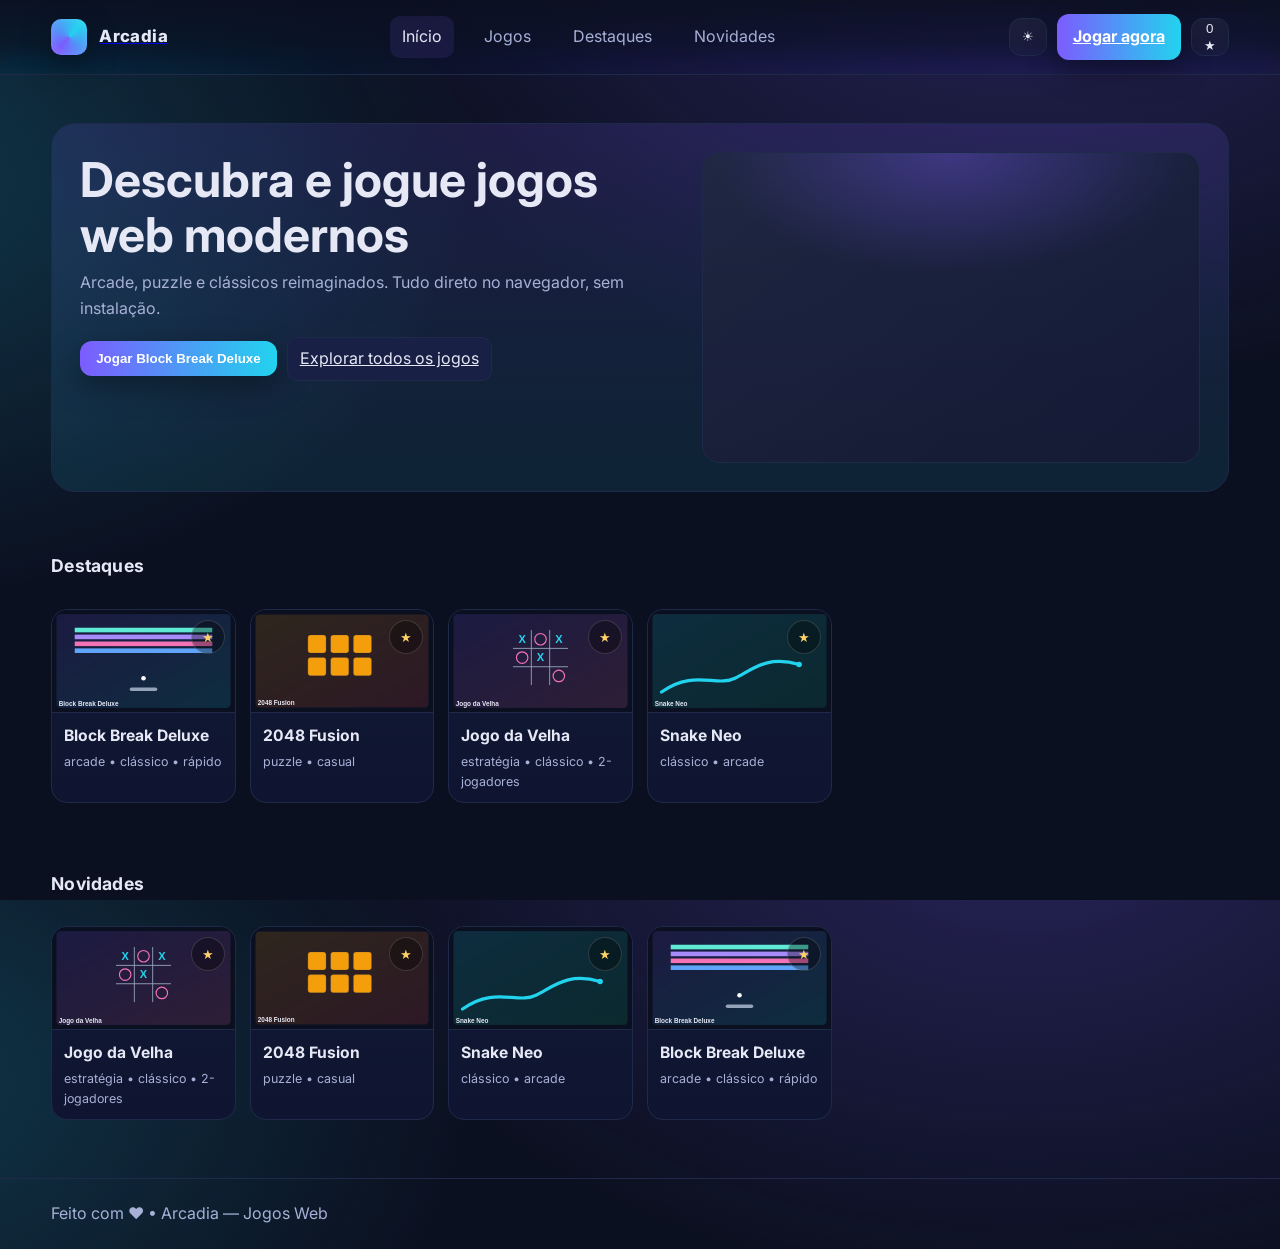
<file: index.html>
<!DOCTYPE html>
<html lang="pt-br">
<head>
  <meta charset="UTF-8">
  <meta name="viewport" content="width=device-width, initial-scale=1">
  <title>Arcadia | Jogos Modernos</title>
  <meta name="description" content="Jogue Block Break Deluxe, Snake Neo, 2048 Fusion e mais.">
  <link rel="preconnect" href="https://fonts.googleapis.com">
  <link rel="preconnect" href="https://fonts.gstatic.com" crossorigin>
  <link href="https://fonts.googleapis.com/css2?family=Inter:wght@400;600;700;800&display=swap" rel="stylesheet">
  <link rel="stylesheet" href="assets/css/style.css">
</head>
<body>
  <header class="header">
    <div class="container navbar">
      <a class="brand" href="index.html">
        <span class="brand-logo" aria-hidden="true"></span>
        <span class="brand-title">Arcadia</span>
      </a>
      <nav class="nav">
        <a class="active" href="index.html">Início</a>
        <a href="games.html">Jogos</a>
        <a href="#destaques">Destaques</a>
        <a href="#novidades">Novidades</a>
      </nav>
      <div class="actions">
        <button class="icon-btn" data-action="toggle-theme" title="Alternar tema">☀︎</button>
        <a class="primary-btn" href="games/block-break-deluxe/">Jogar agora</a>
        <button class="icon-btn" title="Favoritos"><span data-fav-count>0</span>★</button>
      </div>
    </div>
  </header>

  <main class="container">
    <section class="hero">
      <div class="hero-wrap">
        <div>
          <h1>Descubra e jogue jogos web modernos</h1>
          <p>Arcade, puzzle e clássicos reimaginados. Tudo direto no navegador, sem instalação.</p>
          <div class="actions">
            <button class="primary-btn" data-action="play-featured">Jogar Block Break Deluxe</button>
            <a class="btn" href="/games.html">Explorar todos os jogos</a>
          </div>
        </div>
        <div class="hero-visual">
          <div class="sparkle"></div>
        </div>
      </div>
    </section>

    <section id="destaques" class="section">
      <div class="section-header">
        <h2 class="section-title">Destaques</h2>
      </div>
      <div id="destaques-grid" class="grid"></div>
    </section>

    <section id="novidades" class="section">
      <div class="section-header">
        <h2 class="section-title">Novidades</h2>
      </div>
      <div id="novidades-grid" class="grid"></div>
    </section>
  </main>

  <footer class="footer">
    <div class="container">
      <div>Feito com ❤ • Arcadia — Jogos Web</div>
    </div>
  </footer>

  <script src="assets/js/app.js"></script>
</body>
</html>
</file>
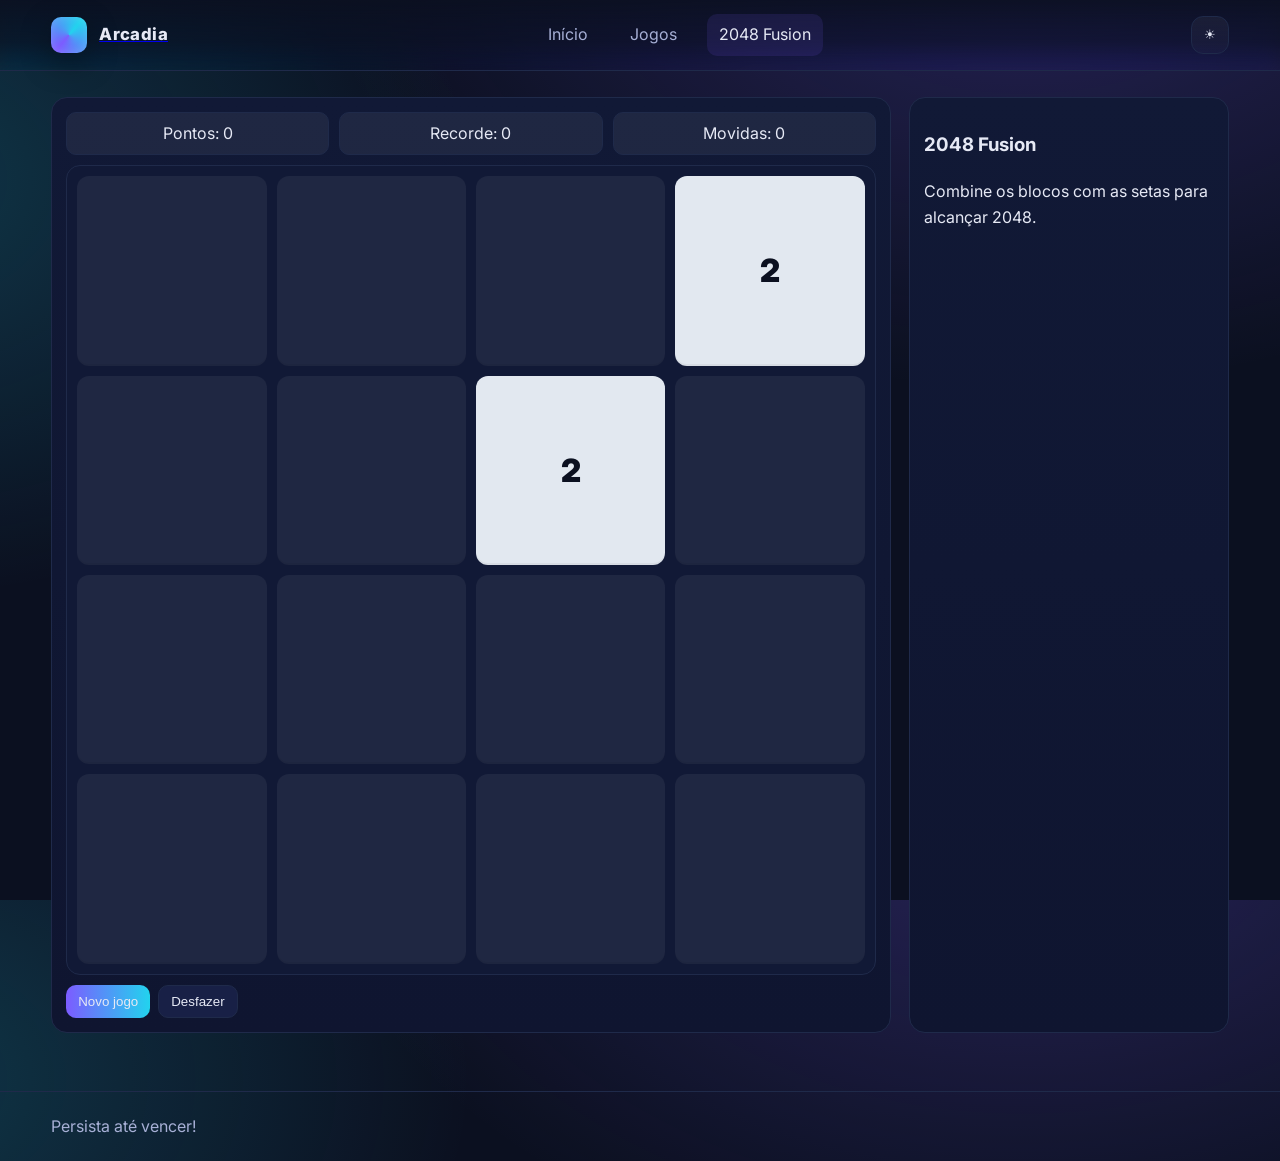
<file: games/2048/index.html>
<!DOCTYPE html>
<html lang="pt-br">
<head>
  <meta charset="UTF-8">
  <meta name="viewport" content="width=device-width, initial-scale=1">
  <title>2048 Fusion</title>
  <link rel="preconnect" href="https://fonts.googleapis.com">
  <link rel="preconnect" href="https://fonts.gstatic.com" crossorigin>
  <link href="https://fonts.googleapis.com/css2?family=Inter:wght@400;600;700;800&display=swap" rel="stylesheet">
  <link rel="stylesheet" href="../../assets/css/style.css">
</head>
<body>
  <header class="header">
    <div class="container navbar">
      <a class="brand" href="../../index.html">
        <span class="brand-logo" aria-hidden="true"></span>
        <span class="brand-title">Arcadia</span>
      </a>
      <nav class="nav">
        <a href="../../index.html">Início</a>
        <a href="../../games.html">Jogos</a>
        <a class="active" href="../2048/">2048 Fusion</a>
      </nav>
      <div class="actions">
        <button class="icon-btn" data-action="toggle-theme">☀︎</button>
      </div>
    </div>
  </header>

  <main class="container section game-wrap">
    <section class="panel">
      <div class="stats">
        <div class="badge">Pontos: <span id="score">0</span></div>
        <div class="badge">Recorde: <span id="best">0</span></div>
        <div class="badge">Movidas: <span id="moves">0</span></div>
      </div>
      <div class="grid-2048" id="grid"></div>
      <div class="controls" style="margin-top:10px">
        <button class="btn primary" id="btn-start">Novo jogo</button>
        <button class="btn" id="btn-undo">Desfazer</button>
      </div>
    </section>
    <aside class="panel">
      <h3>2048 Fusion</h3>
      <p>Combine os blocos com as setas para alcançar 2048.</p>
    </aside>
  </main>

  <footer class="footer">
    <div class="container">Persista até vencer!</div>
  </footer>

  <script src="../../assets/js/app.js"></script>
  <script src="../../assets/js/games/twenty48.js"></script>
</body>
</html>
</file>
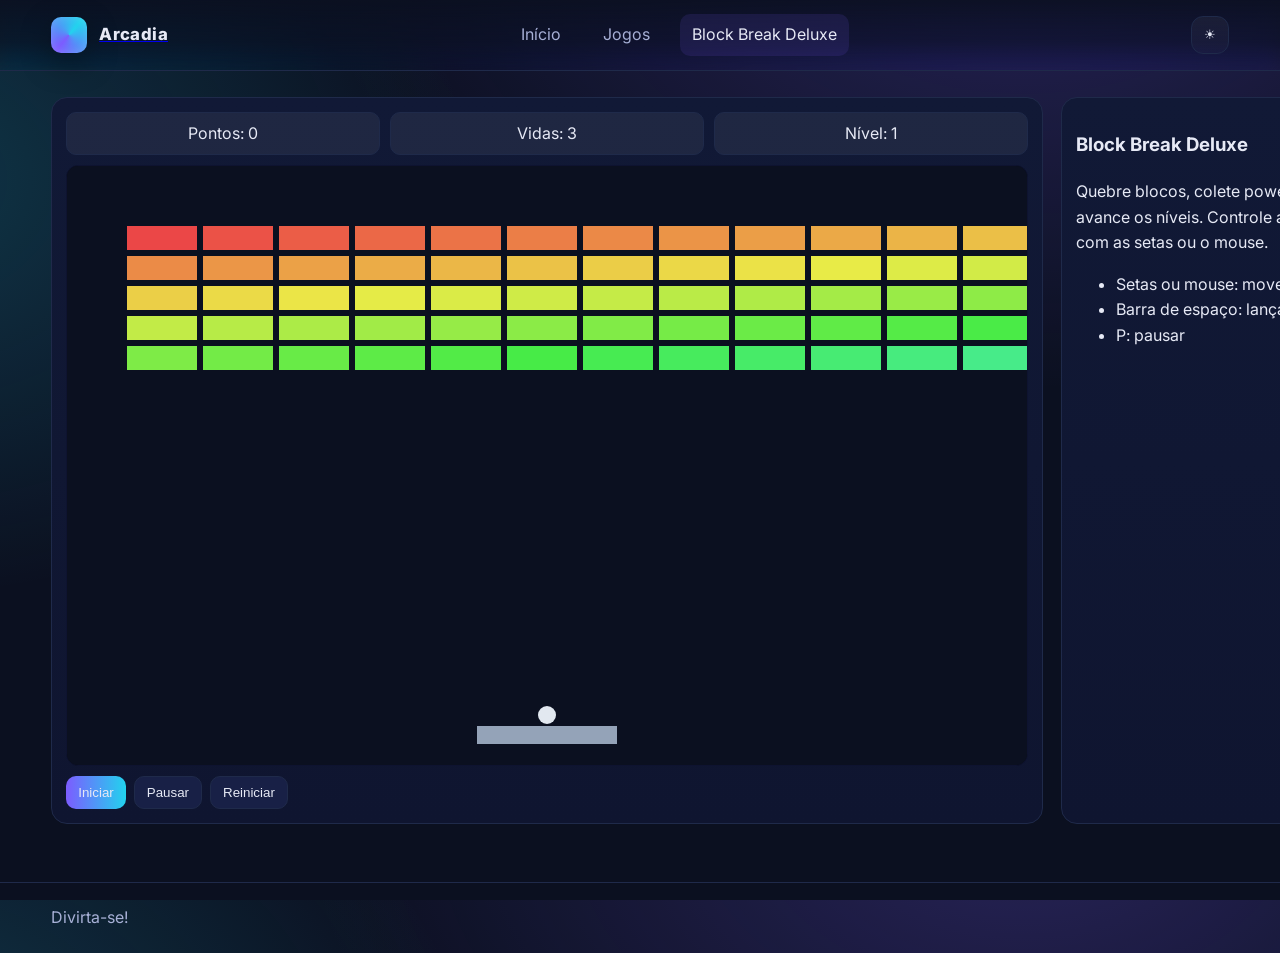
<file: games/block-break-deluxe/index.html>
<!DOCTYPE html>
<html lang="pt-br">
<head>
  <meta charset="UTF-8">
  <meta name="viewport" content="width=device-width, initial-scale=1">
  <title>Block Break Deluxe</title>
  <link rel="preconnect" href="https://fonts.googleapis.com">
  <link rel="preconnect" href="https://fonts.gstatic.com" crossorigin>
  <link href="https://fonts.googleapis.com/css2?family=Inter:wght@400;600;700;800&display=swap" rel="stylesheet">
  <link rel="stylesheet" href="../../assets/css/style.css">
</head>
<body>
  <header class="header">
    <div class="container navbar">
      <a class="brand" href="../../index.html">
        <span class="brand-logo" aria-hidden="true"></span>
        <span class="brand-title">Arcadia</span>
      </a>
      <nav class="nav">
        <a href="../../index.html">Início</a>
        <a href="../../games.html">Jogos</a>
        <a class="active" href="../block-break-deluxe/">Block Break Deluxe</a>
      </nav>
      <div class="actions">
        <button class="icon-btn" data-action="toggle-theme">☀︎</button>
      </div>
    </div>
  </header>

  <main class="container section game-wrap">
    <section class="panel">
      <div class="stats">
        <div class="badge">Pontos: <span id="score">0</span></div>
        <div class="badge">Vidas: <span id="lives">3</span></div>
        <div class="badge">Nível: <span id="level">1</span></div>
      </div>
      <div class="canvas-box">
        <canvas id="game" width="960" height="600"></canvas>
      </div>
      <div class="controls" style="margin-top:10px">
        <button class="btn primary" id="btn-start">Iniciar</button>
        <button class="btn" id="btn-pause">Pausar</button>
        <button class="btn" id="btn-restart">Reiniciar</button>
      </div>
    </section>
    <aside class="panel">
      <h3>Block Break Deluxe</h3>
      <p>Quebre blocos, colete power-ups e avance os níveis. Controle a raquete com as setas ou o mouse.</p>
      <ul>
        <li>Setas ou mouse: mover</li>
        <li>Barra de espaço: lançar a bola</li>
        <li>P: pausar</li>
      </ul>
    </aside>
  </main>

  <footer class="footer">
    <div class="container">Divirta-se!</div>
  </footer>

  <script src="../../assets/js/app.js"></script>
  <script src="../../assets/js/games/blockbreak.js"></script>
</body>
</html>
</file>
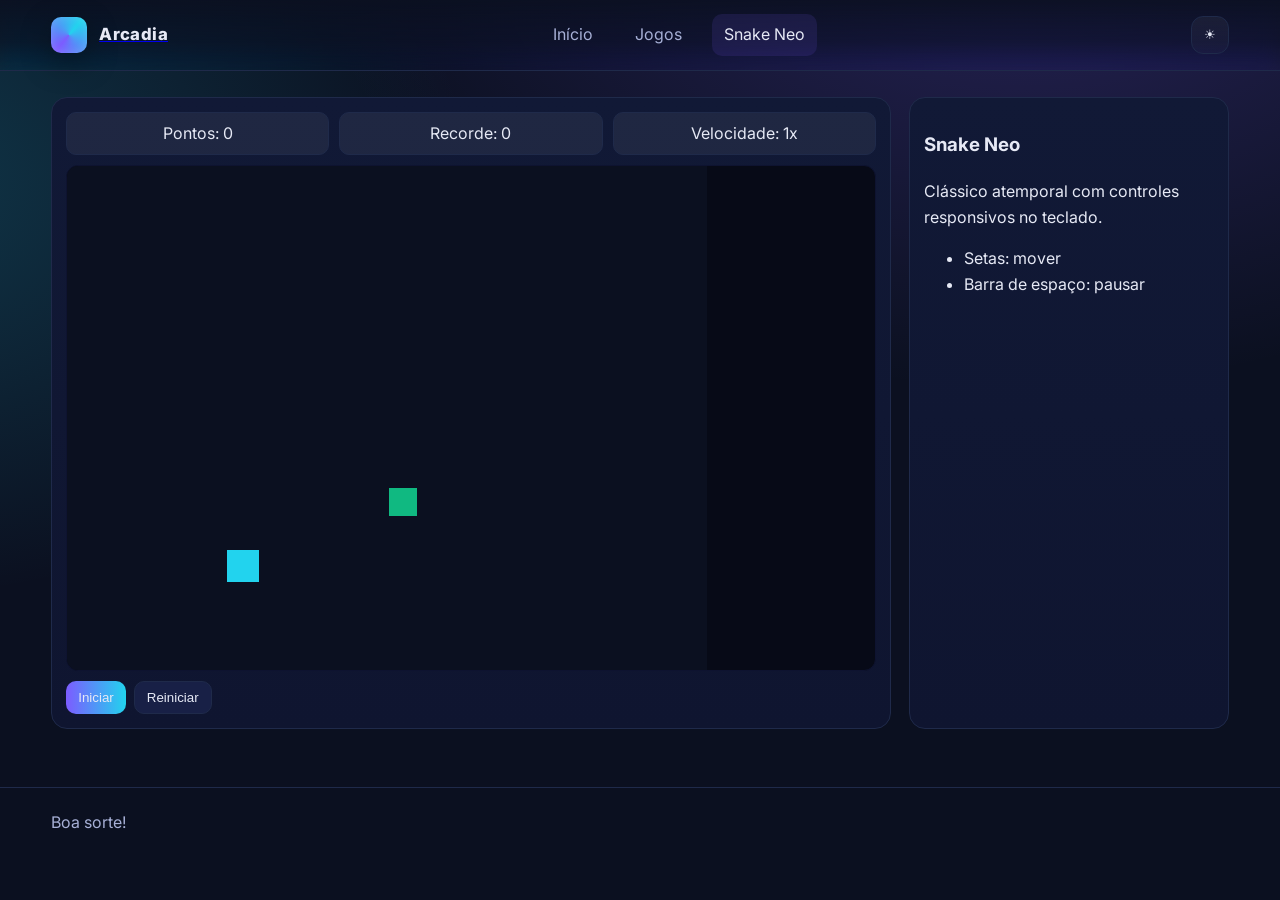
<file: games/snake/index.html>
<!DOCTYPE html>
<html lang="pt-br">
<head>
  <meta charset="UTF-8">
  <meta name="viewport" content="width=device-width, initial-scale=1">
  <title>Snake Neo</title>
  <link rel="preconnect" href="https://fonts.googleapis.com">
  <link rel="preconnect" href="https://fonts.gstatic.com" crossorigin>
  <link href="https://fonts.googleapis.com/css2?family=Inter:wght@400;600;700;800&display=swap" rel="stylesheet">
  <link rel="stylesheet" href="../../assets/css/style.css">
</head>
<body>
  <header class="header">
    <div class="container navbar">
      <a class="brand" href="../../index.html">
        <span class="brand-logo" aria-hidden="true"></span>
        <span class="brand-title">Arcadia</span>
      </a>
      <nav class="nav">
        <a href="../../index.html">Início</a>
        <a href="../../games.html">Jogos</a>
        <a class="active" href="../snake/">Snake Neo</a>
      </nav>
      <div class="actions">
        <button class="icon-btn" data-action="toggle-theme">☀︎</button>
      </div>
    </div>
  </header>

  <main class="container section game-wrap">
    <section class="panel">
      <div class="stats">
        <div class="badge">Pontos: <span id="score">0</span></div>
        <div class="badge">Recorde: <span id="best">0</span></div>
        <div class="badge">Velocidade: <span id="speed">1x</span></div>
      </div>
      <div class="canvas-box">
        <canvas id="game" width="640" height="640"></canvas>
      </div>
      <div class="controls" style="margin-top:10px">
        <button class="btn primary" id="btn-start">Iniciar</button>
        <button class="btn" id="btn-restart">Reiniciar</button>
      </div>
    </section>
    <aside class="panel">
      <h3>Snake Neo</h3>
      <p>Clássico atemporal com controles responsivos no teclado.</p>
      <ul>
        <li>Setas: mover</li>
        <li>Barra de espaço: pausar</li>
      </ul>
    </aside>
  </main>

  <footer class="footer">
    <div class="container">Boa sorte!</div>
  </footer>

  <script src="../../assets/js/app.js"></script>
  <script src="../../assets/js/games/snake.js"></script>
</body>
</html>
</file>
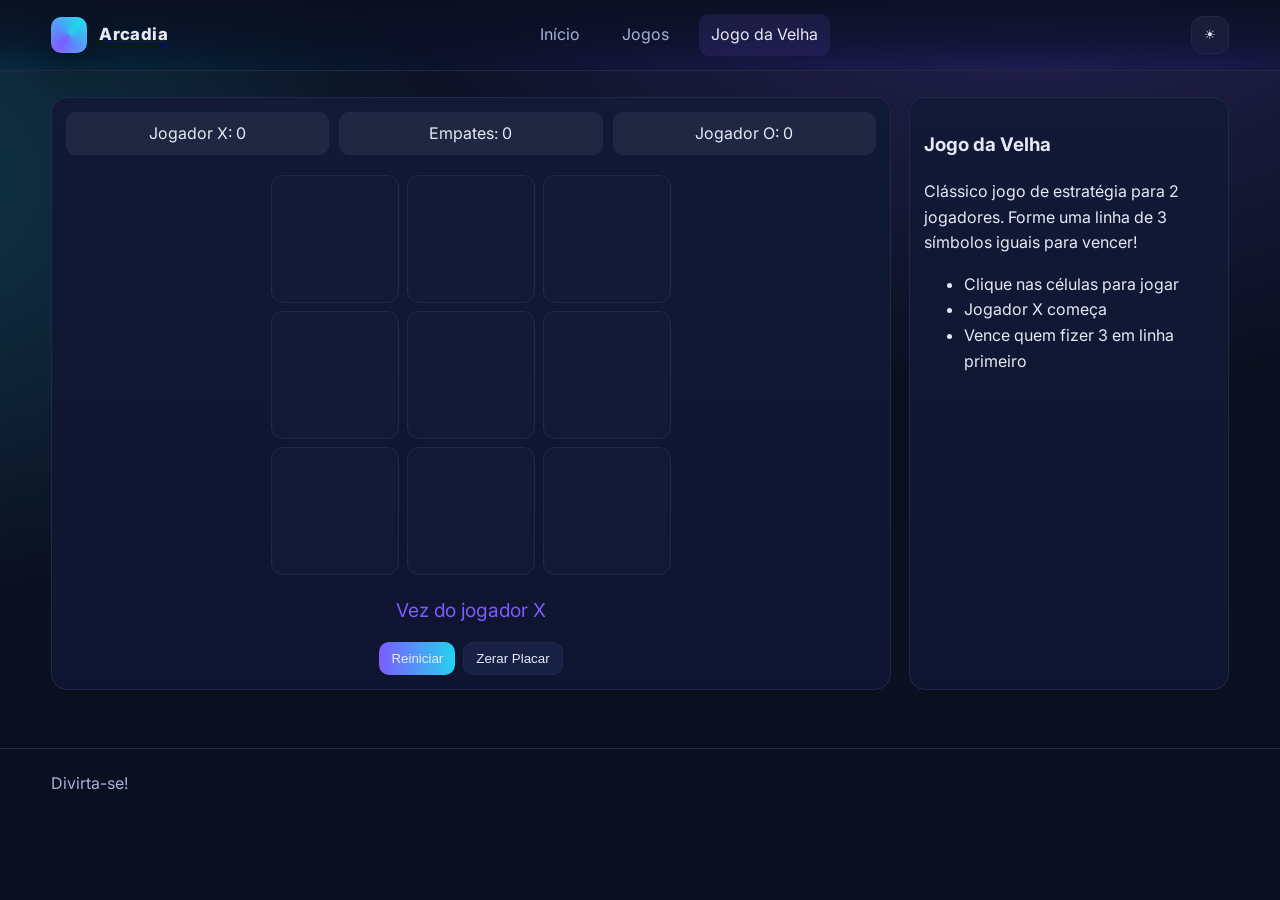
<file: games/tic-tac-toe/index.html>
<!DOCTYPE html>
<html lang="pt-br">
<head>
  <meta charset="UTF-8">
  <meta name="viewport" content="width=device-width, initial-scale=1">
  <title>Jogo da Velha</title>
  <link rel="preconnect" href="https://fonts.googleapis.com">
  <link rel="preconnect" href="https://fonts.gstatic.com" crossorigin>
  <link href="https://fonts.googleapis.com/css2?family=Inter:wght@400;600;700;800&display=swap" rel="stylesheet">
  <link rel="stylesheet" href="../../assets/css/style.css">
</head>
<body>
  <header class="header">
    <div class="container navbar">
      <a class="brand" href="../../index.html">
        <span class="brand-logo" aria-hidden="true"></span>
        <span class="brand-title">Arcadia</span>
      </a>
      <nav class="nav">
        <a href="../../index.html">Início</a>
        <a href="../../games.html">Jogos</a>
        <a class="active" href="../tic-tac-toe/">Jogo da Velha</a>
      </nav>
      <div class="actions">
        <button class="icon-btn" data-action="toggle-theme">☀︎</button>
      </div>
    </div>
  </header>

  <main class="container section game-wrap">
    <section class="panel">
      <div class="stats">
        <div class="badge">Jogador X: <span id="score-x">0</span></div>
        <div class="badge">Empates: <span id="score-draw">0</span></div>
        <div class="badge">Jogador O: <span id="score-o">0</span></div>
      </div>
      <div id="game-board" style="display:grid; grid-template-columns: repeat(3, 1fr); gap: 8px; max-width: 400px; margin: 20px auto;"></div>
      <div id="status" style="text-align:center; font-size:1.2rem; margin:16px 0; color:var(--primary)"></div>
      <div class="controls" style="margin-top:10px; justify-content:center;">
        <button class="btn primary" id="btn-restart">Reiniciar</button>
        <button class="btn" id="btn-reset-scores">Zerar Placar</button>
      </div>
    </section>
    <aside class="panel">
      <h3>Jogo da Velha</h3>
      <p>Clássico jogo de estratégia para 2 jogadores. Forme uma linha de 3 símbolos iguais para vencer!</p>
      <ul>
        <li>Clique nas células para jogar</li>
        <li>Jogador X começa</li>
        <li>Vence quem fizer 3 em linha primeiro</li>
      </ul>
    </aside>
  </main>

  <footer class="footer">
    <div class="container">Divirta-se!</div>
  </footer>

  <script src="../../assets/js/app.js"></script>
  <script src="../../assets/js/games/tictactoe.js"></script>
</body>
</html>
</file>
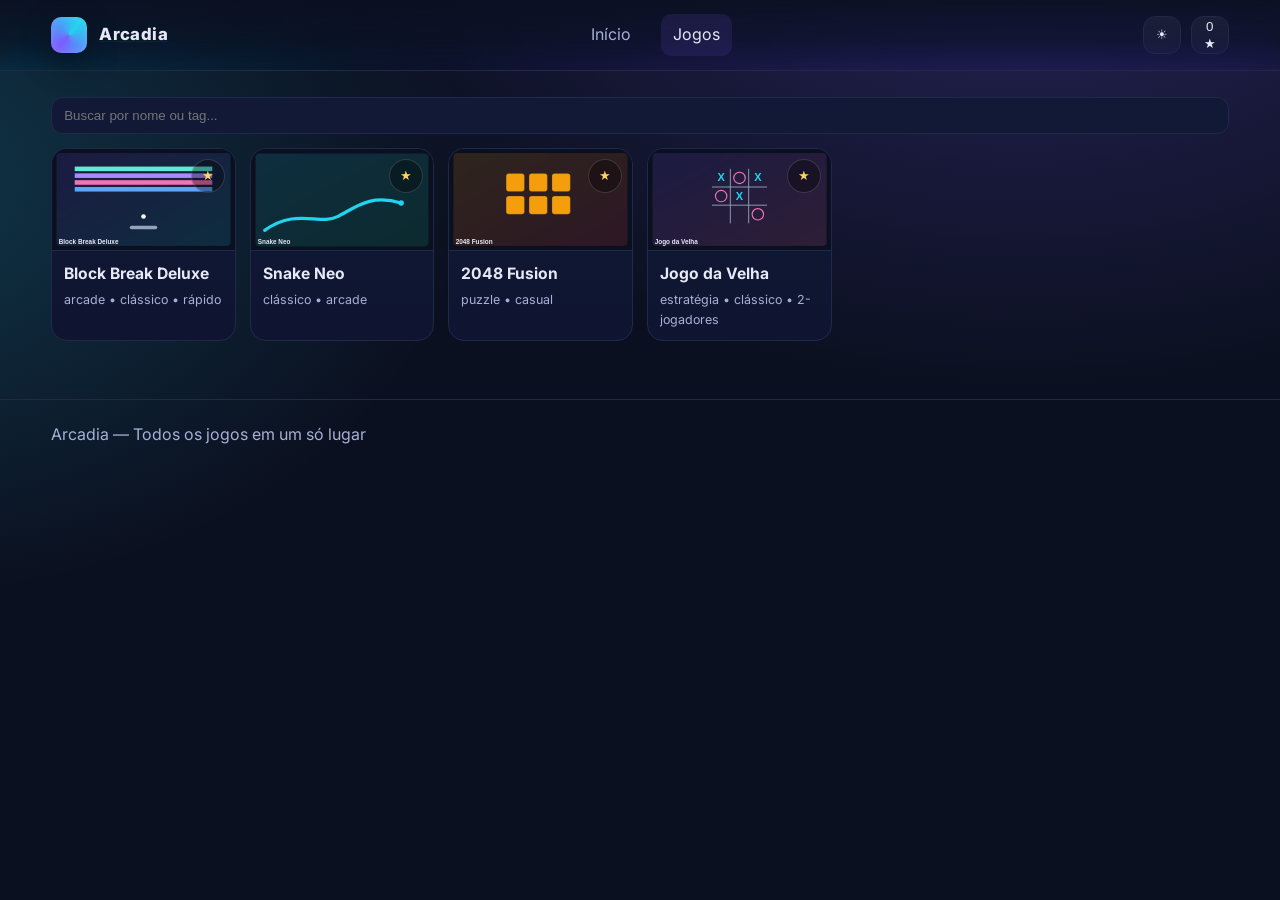
<file: games.html>
<!DOCTYPE html>
<html lang="pt-br">
<head>
  <meta charset="UTF-8">
  <meta name="viewport" content="width=device-width, initial-scale=1">
  <title>Catálogo de Jogos | Arcadia</title>
  <link rel="preconnect" href="https://fonts.googleapis.com">
  <link rel="preconnect" href="https://fonts.gstatic.com" crossorigin>
  <link href="https://fonts.googleapis.com/css2?family=Inter:wght@400;600;700;800&display=swap" rel="stylesheet">
  <link rel="stylesheet" href="assets/css/style.css">
</head>
<body>
  <header class="header">
    <div class="container navbar">
      <a class="brand" href="index.html">
        <span class="brand-logo" aria-hidden="true"></span>
        <span class="brand-title">Arcadia</span>
      </a>
      <nav class="nav">
        <a href="index.html">Início</a>
        <a class="active" href="games.html">Jogos</a>
      </nav>
      <div class="actions">
        <button class="icon-btn" data-action="toggle-theme" title="Alternar tema">☀︎</button>
        <button class="icon-btn" title="Favoritos"><span data-fav-count>0</span>★</button>
      </div>
    </div>
  </header>

  <main class="container section">
    <div class="searchbar">
      <input id="search" type="search" placeholder="Buscar por nome ou tag..." autofocus>
    </div>
    <div id="catalog-grid" class="grid" style="margin-top:14px"></div>
  </main>

  <footer class="footer">
    <div class="container">
      <div>Arcadia — Todos os jogos em um só lugar</div>
    </div>
  </footer>

  <script src="assets/js/app.js"></script>
</body>
</html>
</file>
<file: assets/css/style.css>
/* Modern Gaming Template - Global Styles */
:root {
  --bg: #0b1020;
  --bg-elev: #111936;
  --text: #e6e9f5;
  --muted: #a7b0d6;
  --primary: #7c5cff;
  --primary-600: #6a49ff;
  --secondary: #22d3ee;
  --accent: #10b981;
  --danger: #ef4444;
  --warning: #f59e0b;
  --card: #0f1530;
  --border: #1f2a4a;
  --shadow: 0 10px 30px rgba(0,0,0,0.35);
  --radius: 16px;
}

[data-theme="light"] {
  --bg: #f6f7fb;
  --bg-elev: #ffffff;
  --text: #0b1020;
  --muted: #495477;
  --primary: #6a49ff;
  --primary-600: #5a3cff;
  --secondary: #06b6d4;
  --accent: #059669;
  --danger: #dc2626;
  --warning: #d97706;
  --card: #ffffff;
  --border: #dbe2f3;
  --shadow: 0 8px 24px rgba(0,0,0,0.08);
}

* { box-sizing: border-box; }
html, body { height: 100%; }
body {
  margin: 0;
  font-family: Inter, ui-sans-serif, system-ui, -apple-system, Segoe UI, Roboto, Helvetica, Arial, "Apple Color Emoji", "Segoe UI Emoji";
  background: radial-gradient(1200px 800px at 80% -10%, rgba(124,92,255,0.25) 0%, transparent 60%),
              radial-gradient(1000px 700px at -10% 20%, rgba(34,211,238,0.2) 0%, transparent 60%),
              var(--bg);
  color: var(--text);
  line-height: 1.6;
}

img { max-width: 100%; display: block; }

.container {
  width: min(1200px, 92%);
  margin: 0 auto;
}

.header {
  position: sticky;
  top: 0;
  z-index: 50;
  backdrop-filter: saturate(140%) blur(10px);
  background: linear-gradient(180deg, rgba(11,16,32,0.9), rgba(11,16,32,0.6) 60%, transparent);
  border-bottom: 1px solid var(--border);
}
.navbar {
  display: flex;
  align-items: center;
  justify-content: space-between;
  gap: 16px;
  padding: 14px 0;
}
.brand {
  display: flex;
  align-items: center;
  gap: 12px;
  font-weight: 800;
  letter-spacing: 0.4px;
}
.brand-logo {
  width: 36px; height: 36px; border-radius: 10px;
  background: conic-gradient(from 220deg, var(--primary), var(--secondary), var(--primary));
  box-shadow: inset 0 0 10px rgba(255,255,255,0.15), var(--shadow);
}
.brand-title { font-size: 1.05rem; color: var(--text); }

.nav {
  display: flex; align-items: center; gap: 18px; flex-wrap: wrap;
}
.nav a {
  color: var(--muted);
  text-decoration: none;
  padding: 8px 12px; border-radius: 10px;
  transition: all .2s ease;
}
.nav a.active, .nav a:hover {
  color: var(--text);
  background: rgba(124,92,255,0.12);
}

.actions { display: flex; align-items: center; gap: 10px; }
.icon-btn {
  width: 38px; height: 38px; display: grid; place-items: center;
  border-radius: 12px; border: 1px solid var(--border);
  background: linear-gradient(180deg, rgba(255,255,255,0.05), rgba(255,255,255,0.02));
  color: var(--text);
  cursor: pointer;
}

.primary-btn {
  background: linear-gradient(90deg, var(--primary), var(--secondary));
  color: white; border: 0; border-radius: 12px; padding: 10px 16px;
  font-weight: 700; cursor: pointer; box-shadow: var(--shadow);
}
.primary-btn:hover { filter: brightness(1.05); }

/* Hero */
.hero {
  padding: 48px 0 20px;
}
.hero-wrap {
  background: linear-gradient(180deg, rgba(124,92,255,0.15), rgba(34,211,238,0.1));
  border: 1px solid var(--border);
  border-radius: 24px; padding: 28px;
  display: grid; grid-template-columns: 1.2fr 1fr; gap: 24px;
}
.hero h1 { line-height: 1.15; font-size: clamp(1.8rem, 4.2vw, 3rem); margin: 0 0 8px; }
.hero p { color: var(--muted); margin: 0 0 16px; }

.hero-visual {
  aspect-ratio: 16/10; border-radius: 18px; border: 1px solid var(--border);
  background:
    radial-gradient(400px 200px at 50% 0%, rgba(124,92,255,0.35), transparent 60%),
    linear-gradient(135deg, rgba(255,255,255,0.06), rgba(255,255,255,0.02)),
    linear-gradient(180deg, var(--bg-elev), var(--card));
  position: relative; overflow: hidden;
}
.sparkle {
  position: absolute; inset: -10%; background:
    radial-gradient(8px 8px at 30% 40%, rgba(255,255,255,0.9), transparent 35%),
    radial-gradient(6px 6px at 70% 60%, rgba(255,255,255,0.8), transparent 35%),
    radial-gradient(10px 10px at 50% 20%, rgba(255,255,255,0.7), transparent 35%);
  filter: blur(8px); opacity: .25;
}

/* Sections */
.section { padding: 26px 0; }
.section-header { display:flex; align-items:center; justify-content:space-between; margin-bottom: 14px; }
.section-title { font-size: 1.1rem; letter-spacing: .2px; }

/* Search */
.searchbar { display:flex; gap:10px; }
.searchbar input {
  flex: 1; background: var(--bg-elev); border: 1px solid var(--border); color: var(--text);
  border-radius: 12px; padding: 10px 12px; outline: none;
}

/* Grid */
.grid { display: grid; grid-template-columns: repeat(6, minmax(0, 1fr)); gap: 14px; }
@media (max-width: 1200px) { .grid { grid-template-columns: repeat(5, 1fr);} }
@media (max-width: 980px) { .grid { grid-template-columns: repeat(4, 1fr);} .hero-wrap { grid-template-columns: 1fr; } }
@media (max-width: 760px) { .grid { grid-template-columns: repeat(3, 1fr);} }
@media (max-width: 560px) { .grid { grid-template-columns: repeat(2, 1fr);} }

/* Game Card */
.card {
  position: relative; overflow: hidden;
  border-radius: 16px; border: 1px solid var(--border);
  background: linear-gradient(180deg, var(--bg-elev), var(--card));
}
.card-thumb {
  aspect-ratio: 16/9; border-bottom: 1px solid var(--border);
  background-size: cover; background-position: center;
}
.card-body { padding: 10px 12px; }
.card-title { font-weight: 700; font-size: .98rem; margin: 0 0 4px; }
.card-tags { display:flex; gap:6px; flex-wrap: wrap; color: var(--muted); font-size: .78rem; }

.card .fav {
  position: absolute; top: 10px; right: 10px;
  width: 34px; height: 34px; display:grid; place-items:center; border-radius: 50%;
  background: rgba(0,0,0,0.35); color: #ffd166; border: 1px solid rgba(255,255,255,0.15);
}
.card .fav[aria-pressed="true"] { background: rgba(255,209,102,.15); }

/* Footer */
.footer { border-top: 1px solid var(--border); margin-top: 32px; padding: 22px 0; color: var(--muted); }
.footer a { color: var(--muted); text-decoration: none; }

/* Game pages */
.game-wrap { display:grid; grid-template-columns: 1fr 320px; gap: 18px; }
@media (max-width: 980px){ .game-wrap { grid-template-columns: 1fr; } }
.panel {
  background: linear-gradient(180deg, var(--bg-elev), var(--card)); border:1px solid var(--border);
  border-radius: 16px; padding: 14px;
}
.canvas-box { aspect-ratio: 16/10; background: #070a17; border-radius: 12px; border:1px solid #0e1330; overflow:hidden; }
.stats { display:grid; grid-template-columns: repeat(3, 1fr); gap: 10px; margin-bottom: 10px; }
.badge { background: rgba(255,255,255,0.06); border: 1px solid var(--border); padding: 8px 10px; border-radius: 10px; text-align:center; }
.controls { display:flex; gap:8px; flex-wrap: wrap; }
.btn { background: #182046; color: var(--text); border:1px solid var(--border); border-radius: 10px; padding: 8px 12px; cursor:pointer; }
.btn.primary { background: linear-gradient(90deg, var(--primary), var(--secondary)); border:0; }

/* Utility */
.hidden { display: none !important; }

/* 2048 grid */
.grid-2048 {
  display: grid;
  grid-template-columns: repeat(4, 1fr);
  gap: 10px;
  padding: 10px;
  background: var(--bg-elev);
  border: 1px solid var(--border);
  border-radius: 14px;
}
.tile {
  display: grid; place-items: center;
  aspect-ratio: 1 / 1;
  border-radius: 12px;
  font-weight: 900;
  font-size: clamp(1rem, 4vw, 2rem);
  color: #0b1020;
  box-shadow: inset 0 -2px 0 rgba(0,0,0,0.05);
}
</file>
